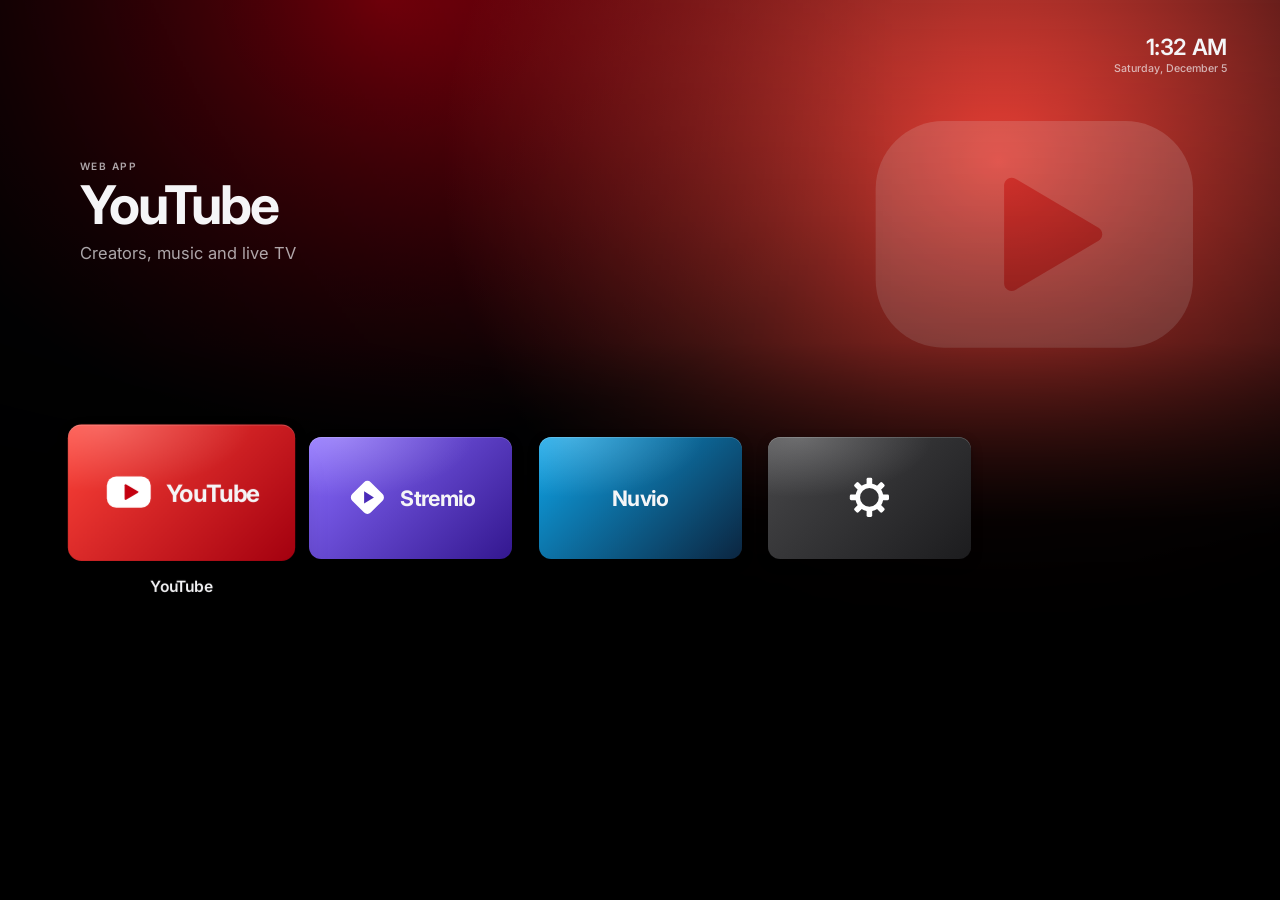
<file: launcher/index.html>
<!doctype html>
<html lang="en">
<head>
  <meta charset="utf-8">
  <meta name="viewport" content="width=device-width, initial-scale=1">
  <title>Home</title>
  <link rel="preconnect" href="https://fonts.googleapis.com">
  <link rel="preconnect" href="https://fonts.gstatic.com" crossorigin>
  <link rel="stylesheet" href="https://fonts.googleapis.com/css2?family=Inter:wght@400;500;600;700&display=swap">
  <link rel="stylesheet" href="styles.css">
</head>
<body>
  <main id="app" class="app is-loading">
    <div class="backdrop" aria-hidden="true">
      <div class="bd-layer is-active"></div>
      <div class="bd-layer"></div>
      <div class="bd-scrim"></div>
    </div>

    <header class="clock" aria-live="off">
      <div class="clock-time" id="clock-time"></div>
      <div class="clock-date" id="clock-date"></div>
    </header>

    <section class="shelf" id="shelf" aria-live="polite">
      <div class="shelf-eyebrow" id="shelf-eyebrow"></div>
      <h1 class="shelf-title" id="shelf-title"></h1>
      <p class="shelf-tagline" id="shelf-tagline"></p>
    </section>

    <section class="grid-wrap">
      <div class="grid" id="grid" role="grid" aria-label="Apps"></div>
    </section>

    <div class="sheet" id="sheet" role="dialog" aria-modal="true" hidden>
      <div class="sheet-panel">
        <div class="sheet-title" id="sheet-title"></div>
        <div class="sheet-subtitle" id="sheet-subtitle"></div>
        <div class="sheet-list" id="sheet-list" role="menu"></div>
      </div>
    </div>

    <div class="toast" id="toast" role="status"></div>
    <div class="hint" id="hint"></div>
  </main>

  <script src="config.js"></script>
  <script src="app.js"></script>
</body>
</html>
</file>
<file: launcher/styles.css>
/* Designed at 1920×1080: 1rem = 16px there, and everything scales with the
   viewport so a 1280×720 browser surface gets the same layout. */
html { font-size: calc(100vw / 120); }

:root {
  --ink: #f5f5f7;
  --ink-2: rgba(245, 245, 247, 0.68);
  --ink-3: rgba(245, 245, 247, 0.42);
  --bg: #000;
  --panel: rgba(36, 36, 40, 0.94);
  --focus-ink: #0b0b0d;

  --tile-w: 19rem;
  --tile-h: 11.4rem;
  --gap-x: 2.5rem;
  --gap-y: 5rem;
  --radius: 1.15rem;

  /* Critically damped feel: fast start, no overshoot. */
  --ease: cubic-bezier(0.2, 0.9, 0.25, 1);
  --t-focus: 380ms;
  --t-shelf: 600ms;
}

* { box-sizing: border-box; }

body {
  margin: 0;
  width: 100vw;
  height: 100vh;
  overflow: hidden;
  background: var(--bg);
  color: var(--ink);
  font-family: Inter, "SF Pro Display", "Helvetica Neue", Arial, sans-serif;
  -webkit-font-smoothing: antialiased;
  cursor: none;
}

.app { position: relative; width: 100%; height: 100%; }
.app.is-loading .grid-wrap, .app.is-loading .shelf { opacity: 0; }

/* ---------- Top Shelf backdrop ---------- */

.backdrop { position: absolute; inset: 0; overflow: hidden; transition: opacity var(--t-shelf) var(--ease); }
.bd-layer {
  position: absolute; inset: 0;
  opacity: 0;
  transition: opacity 700ms ease;
  will-change: opacity;
}
.bd-layer.is-active { opacity: 1; }
.bd-art {
  position: absolute;
  right: 6rem; top: 5rem;
  width: 34rem; height: 34rem;
  color: #fff;
  opacity: 0.16;
}
.bd-art svg { width: 100%; height: 100%; }
.bd-art .bd-letter {
  font-size: 30rem; font-weight: 700; line-height: 34rem; text-align: center;
  letter-spacing: -0.05em;
}
.bd-image { position: absolute; inset: 0; background-size: cover; background-position: center; }
.bd-scrim {
  position: absolute; inset: 0;
  background:
    linear-gradient(90deg, rgba(0,0,0,0.62) 0%, rgba(0,0,0,0.15) 48%, rgba(0,0,0,0) 70%),
    linear-gradient(180deg, rgba(0,0,0,0) 0%, rgba(0,0,0,0.25) 38%, rgba(0,0,0,0.92) 58%, #000 74%);
}
.app.is-scrolled .backdrop { opacity: 0.35; }

/* ---------- Clock ---------- */

.clock {
  position: absolute; top: 3.25rem; right: 5rem;
  text-align: right;
  transition: opacity 300ms ease;
}
.clock-time { font-size: 2.1rem; font-weight: 600; letter-spacing: -0.02em; line-height: 1.1; }
.clock-date { margin-top: 0.25rem; font-size: 1rem; font-weight: 500; color: var(--ink-2); }
.app.is-scrolled .clock { opacity: 0; }

/* ---------- Shelf info ---------- */

.shelf {
  position: absolute; left: 7.5rem; top: 15rem; width: 56rem;
  transition: opacity var(--t-shelf) var(--ease), transform var(--t-shelf) var(--ease);
}
.app.is-scrolled .shelf { opacity: 0; transform: translateY(-2rem); }
/* Animate the children so the animation never overrides the scrolled fade on .shelf. */
.shelf.is-in > * { animation: shelf-in 520ms var(--ease) both; }
.shelf.is-in > :nth-child(2) { animation-delay: 30ms; }
.shelf.is-in > :nth-child(3) { animation-delay: 60ms; }
@keyframes shelf-in {
  from { opacity: 0; transform: translateY(0.75rem); }
  to   { opacity: 1; transform: none; }
}
.shelf-eyebrow {
  font-size: 0.95rem; font-weight: 600; text-transform: uppercase;
  letter-spacing: 0.14em; color: var(--ink-2);
}
.shelf-title {
  margin: 0.6rem 0 0;
  font-size: 5rem; font-weight: 700; line-height: 1.02; letter-spacing: -0.035em;
}
.shelf-tagline {
  margin: 0.9rem 0 0;
  font-size: 1.55rem; font-weight: 400; line-height: 1.35; color: var(--ink-2);
}

/* ---------- Grid ---------- */

.grid-wrap { position: absolute; left: 0; right: 0; top: 41rem; transition: opacity 400ms ease; }
.grid {
  display: grid;
  grid-template-columns: repeat(5, var(--tile-w));
  column-gap: var(--gap-x);
  row-gap: var(--gap-y);
  justify-content: center;
  transition: transform 520ms var(--ease);
  will-change: transform;
}

.tile {
  --rx: 0deg; --ry: 0deg;
  position: relative;
  width: var(--tile-w); height: var(--tile-h);
  transform: perspective(60rem) translateY(0) scale(1) rotateX(var(--rx)) rotateY(var(--ry));
  transition: transform var(--t-focus) var(--ease);
}
.tile.is-focused {
  z-index: 2;
  transform: perspective(60rem) translateY(-0.5rem) scale(1.12) rotateX(var(--rx)) rotateY(var(--ry));
}

/* The shadow is pre-rendered and only its opacity animates — cheap on TV GPUs. */
.tile-shadow {
  position: absolute; left: 6%; right: 6%; top: 18%; bottom: -6%;
  border-radius: var(--radius);
  box-shadow: 0 2.2rem 3.2rem rgba(0, 0, 0, 0.75);
  opacity: 0;
  transition: opacity var(--t-focus) var(--ease);
}
.tile.is-focused .tile-shadow { opacity: 1; }

.tile-face {
  position: absolute; inset: 0;
  border-radius: var(--radius);
  overflow: hidden;
  display: flex; align-items: center; justify-content: center; gap: 1rem;
  box-shadow: inset 0 0.08rem 0 rgba(255, 255, 255, 0.22), 0 0.4rem 1rem rgba(0, 0, 0, 0.35);
}
/* Soft top-left light, like the layered icons on tvOS. */
.tile-face::before {
  content: ""; position: absolute; inset: 0;
  background: radial-gradient(120% 90% at 15% 0%, rgba(255,255,255,0.22), rgba(255,255,255,0) 55%);
  pointer-events: none;
}
.tile-glyph { position: relative; width: 4.2rem; height: 4.2rem; color: #fff; flex: none; }
.tile-glyph svg { width: 100%; height: 100%; display: block; }
.tile-letter {
  position: relative;
  font-size: 5.6rem; font-weight: 700; letter-spacing: -0.06em; line-height: 1;
}
.tile-wordmark {
  position: relative;
  font-size: 2rem; font-weight: 700; letter-spacing: -0.03em; white-space: nowrap;
}
.tile-icon { position: relative; max-width: 62%; max-height: 62%; }

/* Specular sweep: resets instantly on blur, glides across on focus. */
.tile-shine {
  position: absolute; top: -20%; bottom: -20%; left: 0; width: 45%;
  background: linear-gradient(100deg, rgba(255,255,255,0) 0%, rgba(255,255,255,0.28) 50%, rgba(255,255,255,0) 100%);
  transform: translateX(-140%) skewX(-12deg);
  pointer-events: none;
}
.tile.is-focused .tile-shine {
  transform: translateX(300%) skewX(-12deg);
  transition: transform 1100ms cubic-bezier(0.3, 0.6, 0.2, 1) 80ms;
}

.tile-label {
  position: absolute; left: 0; right: 0; top: calc(100% + 1.4rem);
  text-align: center;
  font-size: 1.3rem; font-weight: 600; letter-spacing: -0.01em;
  opacity: 0; transform: translateY(-0.4rem);
  transition: opacity 260ms ease, transform var(--t-focus) var(--ease);
}
.tile.is-focused .tile-label { opacity: 1; transform: none; }

/* Move mode: the tvOS wiggle. */
.tile.is-moving .tile-face { animation: jiggle 260ms ease-in-out infinite alternate; }
@keyframes jiggle {
  from { transform: rotate(-1.2deg); }
  to   { transform: rotate(1.2deg); }
}

/* Launch: the focused tile grows toward the viewer while everything fades. */
.app.is-launching .grid-wrap,
.app.is-launching .shelf,
.app.is-launching .clock,
.app.is-launching .backdrop { opacity: 0; transition: opacity 260ms ease; }
.app.is-launching .tile.is-focused {
  transform: perspective(60rem) translateY(-0.5rem) scale(1.35);
  transition: transform 300ms var(--ease);
}

/* ---------- Sheet (tile menu, settings) ---------- */

.sheet {
  position: absolute; inset: 0; z-index: 10;
  display: flex; align-items: center; justify-content: center;
  background: rgba(0, 0, 0, 0.6);
  animation: fade-in 200ms ease both;
}
.sheet[hidden] { display: none; }
.sheet-panel {
  width: 34rem; max-height: 80vh; overflow: hidden;
  padding: 2.25rem 1.75rem 1.75rem;
  border-radius: 1.75rem;
  background: var(--panel);
  box-shadow: 0 3rem 6rem rgba(0, 0, 0, 0.6), inset 0 0.08rem 0 rgba(255,255,255,0.1);
  animation: sheet-in 320ms var(--ease) both;
}
@keyframes fade-in { from { opacity: 0; } to { opacity: 1; } }
@keyframes sheet-in { from { opacity: 0; transform: scale(0.94); } to { opacity: 1; transform: none; } }
.sheet-title { padding: 0 0.75rem; font-size: 1.75rem; font-weight: 700; letter-spacing: -0.02em; }
.sheet-subtitle { padding: 0.35rem 0.75rem 0; font-size: 1.05rem; color: var(--ink-2); }
.sheet-subtitle:empty { display: none; }
.sheet-list { margin-top: 1.4rem; display: flex; flex-direction: column; gap: 0.4rem; }
.sheet-item {
  padding: 1rem 1.25rem;
  border-radius: 1rem;
  font-size: 1.35rem; font-weight: 500;
  color: var(--ink);
  transition: transform 220ms var(--ease), background-color 160ms ease, color 160ms ease;
}
.sheet-item.is-danger { color: #ff6961; }
.sheet-item.is-focused {
  background: #f5f5f7; color: var(--focus-ink);
  transform: scale(1.03);
}

/* ---------- Toast / hint ---------- */

.toast {
  position: absolute; left: 50%; bottom: 4rem; z-index: 20;
  max-width: 60rem;
  padding: 1rem 1.75rem;
  border-radius: 999px;
  background: var(--panel);
  font-size: 1.2rem; font-weight: 500;
  transform: translate(-50%, 1rem); opacity: 0;
  transition: opacity 240ms ease, transform 320ms var(--ease);
  pointer-events: none;
}
.toast.is-shown { opacity: 1; transform: translate(-50%, 0); }

.hint {
  position: absolute; left: 0; right: 0; bottom: 2.25rem;
  text-align: center; font-size: 1rem; color: var(--ink-3);
  opacity: 0; transition: opacity 300ms ease;
}
.app.is-moving-mode .hint { opacity: 1; }

@media (prefers-reduced-motion: reduce) {
  .tile, .tile.is-focused { transition: none; }
  .tile.is-focused .tile-shine { transition: none; transform: translateX(-140%); }
  .tile.is-moving .tile-face { animation: none; outline: 0.2rem solid rgba(255,255,255,0.7); }
  .shelf.is-in > * { animation: none; }
}
</file>
